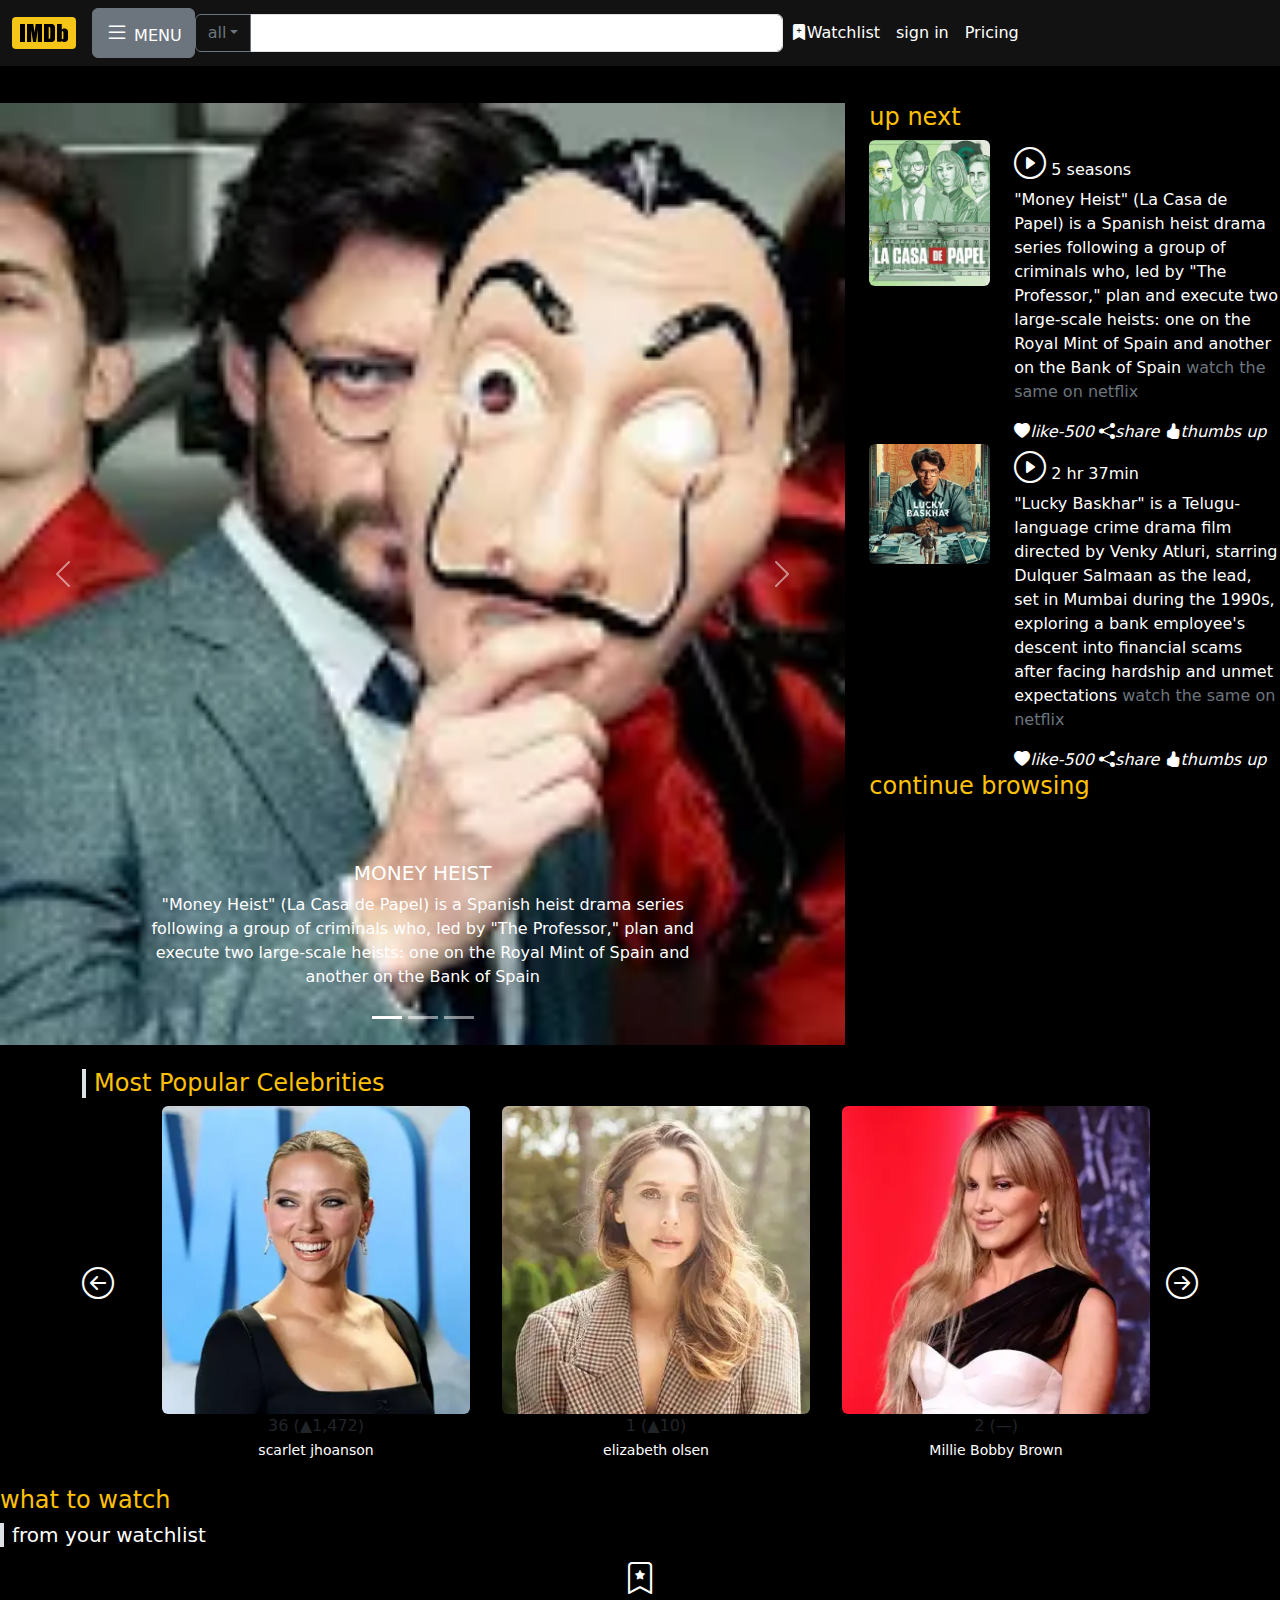
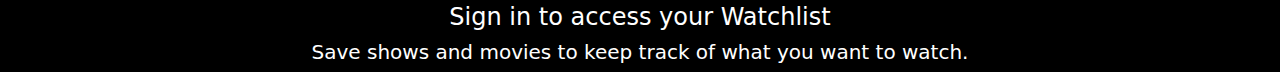
<file: index.html>
<!doctype html>
<html lang="en">
  <head>
    <meta charset="utf-8">
    <meta name="viewport" content="width=device-width, initial-scale=1">
    <title>Bootstrap demo</title>
    <link href="https://cdn.jsdelivr.net/npm/bootstrap@5.3.3/dist/css/bootstrap.min.css" rel="stylesheet" integrity="sha384-QWTKZyjpPEjISv5WaRU9OFeRpok6YctnYmDr5pNlyT2bRjXh0JMhjY6hW+ALEwIH" crossorigin="anonymous">
    <link rel="stylesheet" href="https://cdn.jsdelivr.net/npm/bootstrap-icons@1.11.3/font/bootstrap-icons.min.css">
    <link rel="stylesheet" href="./assets/css/style.css">
  </head>
  <body style="background-color: black;">
    
    <nav class="navbar navbar-expand-lg">
        <div class="container-fluid">
          <a class="navbar-brand" href="#"><svg id="home_img" class="ipc-logo" xmlns="http://www.w3.org/2000/svg" width="64" height="32" viewBox="0 0 64 32" version="1.1"><g fill="#F5C518"><rect x="0" y="0" width="100%" height="100%" rx="4"></rect></g><g transform="translate(8.000000, 7.000000)" fill="#000000" fill-rule="nonzero"><polygon points="0 18 5 18 5 0 0 0"></polygon><path d="M15.6725178,0 L14.5534833,8.40846934 L13.8582008,3.83502426 C13.65661,2.37009263 13.4632474,1.09175121 13.278113,0 L7,0 L7,18 L11.2416347,18 L11.2580911,6.11380679 L13.0436094,18 L16.0633571,18 L17.7583653,5.8517865 L17.7707076,18 L22,18 L22,0 L15.6725178,0 Z"></path><path d="M24,18 L24,0 L31.8045586,0 C33.5693522,0 35,1.41994415 35,3.17660424 L35,14.8233958 C35,16.5777858 33.5716617,18 31.8045586,18 L24,18 Z M29.8322479,3.2395236 C29.6339219,3.13233348 29.2545158,3.08072342 28.7026524,3.08072342 L28.7026524,14.8914865 C29.4312846,14.8914865 29.8796736,14.7604764 30.0478195,14.4865461 C30.2159654,14.2165858 30.3021941,13.486105 30.3021941,12.2871637 L30.3021941,5.3078959 C30.3021941,4.49404499 30.272014,3.97397442 30.2159654,3.74371416 C30.1599168,3.5134539 30.0348852,3.34671372 29.8322479,3.2395236 Z"></path><path d="M44.4299079,4.50685823 L44.749518,4.50685823 C46.5447098,4.50685823 48,5.91267586 48,7.64486762 L48,14.8619906 C48,16.5950653 46.5451816,18 44.749518,18 L44.4299079,18 C43.3314617,18 42.3602746,17.4736618 41.7718697,16.6682739 L41.4838962,17.7687785 L37,17.7687785 L37,0 L41.7843263,0 L41.7843263,5.78053556 C42.4024982,5.01015739 43.3551514,4.50685823 44.4299079,4.50685823 Z M43.4055679,13.2842155 L43.4055679,9.01907814 C43.4055679,8.31433946 43.3603268,7.85185468 43.2660746,7.63896485 C43.1718224,7.42607505 42.7955881,7.2893916 42.5316822,7.2893916 C42.267776,7.2893916 41.8607934,7.40047379 41.7816216,7.58767002 L41.7816216,9.01907814 L41.7816216,13.4207851 L41.7816216,14.8074788 C41.8721037,15.0130276 42.2602358,15.1274059 42.5316822,15.1274059 C42.8031285,15.1274059 43.1982131,15.0166981 43.281155,14.8074788 C43.3640968,14.5982595 43.4055679,14.0880581 43.4055679,13.2842155 Z"></path></g></svg></a>
          <button class="navbar-toggler" type="button" data-bs-toggle="collapse" data-bs-target="#navbarNav" aria-controls="navbarNav" aria-expanded="false" aria-label="Toggle navigation">
            <span class="navbar-toggler-icon"></span>
           
          </button>
          <div class="collapse navbar-collapse" id="navbarNav">
            <div class="dropdown">
                
                <a class="btn btn-secondary " href="#" role="button" data-bs-toggle="dropdown" aria-expanded="false">
                    <i class="bi bi-list fs-4"></i>
                    MENU
                </a>
            
                <ul class="dropdown-menu">
                  <li><a class="dropdown-item" href="#">Action</a></li>
                  <li><a class="dropdown-item" href="#">Another action</a></li>
                  <li><a class="dropdown-item" href="#">Something else here</a></li>
                </ul>
              </div>
              <div class="input-group w-50">
                <button class="btn btn-outline-secondary dropdown-toggle" type="button" data-bs-toggle="dropdown" aria-expanded="false">all</button>
                <ul class="dropdown-menu">
                  <li><a class="dropdown-item" href="#">Action</a></li>
                  <li><a class="dropdown-item" href="#">Another action</a></li>
                  <li><a class="dropdown-item" href="#">Something else here</a></li>
                  <li><hr class="dropdown-divider"></li>
                  <li><a class="dropdown-item" href="#">Separated link</a></li>
                </ul>
                <input type="text" class="form-control" aria-label="Text input with dropdown button">
              </div>
              <!-- search  -->
               <!-- nav  -->
            <ul class="navbar-nav">
              <li class="nav-item">
                <a class="nav-link " aria-current="page" href="#"><i class="bi bi-bookmark-plus-fill"></i>Watchlist</a>
              </li>
              <li class="nav-item">
                <a href="./REGISTER.HTML" class="nav-link" href="#">sign in</a>
              </li>
              <li class="nav-item">
                <a class="nav-link" href="#">Pricing</a>
              </li>
              
            </ul>
          </div>
        </div>
      </nav>
      <!-- start coding her  -->
      






<!-- end coding here  -->

<footer class="container-fluid bg-dark"></footer>
 <div class="row">
     <div class="col-12">
       <h4 class="text-center text-black"> copyright&copy;design from elm</h4>
     </div>
 </div>








    <script src="https://cdn.jsdelivr.net/npm/bootstrap@5.3.3/dist/js/bootstrap.bundle.min.js" integrity="sha384-YvpcrYf0tY3lHB60NNkmXc5s9fDVZLESaAA55NDzOxhy9GkcIdslK1eN7N6jIeHz" crossorigin="anonymous"></script>
  </body>
</html>
<div class="contaier">
  <div class="row">
    <div class="col-sm-12 col-md-8"><div id="carouselExampleCaptions" class="carousel slide">
      <div class="carousel-indicators">
        <button type="button" data-bs-target="#carouselExampleCaptions" data-bs-slide-to="0" class="active" aria-current="true" aria-label="Slide 1"></button>
        <button type="button" data-bs-target="#carouselExampleCaptions" data-bs-slide-to="1" aria-label="Slide 2"></button>
        <button type="button" data-bs-target="#carouselExampleCaptions" data-bs-slide-to="2" aria-label="Slide 3"></button>
      </div>
      <div class="carousel-inner">
        <div class="carousel-item active">
          <img src="./assets/images/heist.webp" class="d-block w-100" alt="moneyheist" >
          <div class="carousel-caption d-none d-md-block">
            <h5>MONEY HEIST</h5>
            <p>"Money Heist" (La Casa de Papel) is a Spanish heist drama series following a group of criminals who, led by "The Professor," plan and execute two large-scale heists: one on the Royal Mint of Spain and another on the Bank of Spain</p>
          </div>
        </div>
        <div class="carousel-item">
          <img src="./assets/images/luckybaskar.jpeg" class="d-block w-100 " alt="luckybaskar">
          <div class="carousel-caption d-none d-md-block">
            <h5>LUCKY NHASKAR</h5>
            <p>"Lucky Baskhar" is a Telugu-language crime drama film directed by Venky Atluri, starring Dulquer Salmaan as the lead, set in Mumbai during the 1990s, exploring a bank employee's descent into financial scams after facing hardship and unmet expectations</p>
          </div>
        </div>
      
      </div>
      <button class="carousel-control-prev" type="button" data-bs-target="#carouselExampleCaptions" data-bs-slide="prev">
        <span class="carousel-control-prev-icon" aria-hidden="true"></span>
        <span class="visually-hidden">Previous</span>
      </button>
      <button class="carousel-control-next" type="button" data-bs-target="#carouselExampleCaptions" data-bs-slide="next">
        <span class="carousel-control-next-icon" aria-hidden="true"></span>
        <span class="visually-hidden">Next</span>
      </button>
    

    </div>
  </div>
  <div class="col-sm-12 col-md-4">
    <h4 class="text-warning">up next</h4>
    <div class="row">
      <!-- row1 -->
      <div class="col-4">
        <img class="img-fluid rounded" src="./assets/images/heist.jpeg" alt="moneyheist">
      </div>
      
      <div class="col-8 text-white">
        <i class="bi bi-play-circle fs-2"></i>
        5 seasons
      
      <div>
         <p class="text-white">"Money Heist" (La Casa de Papel) is a Spanish heist drama series following a group of criminals who, led by "The Professor," plan and execute two large-scale heists: one on the Royal Mint of Spain and another on the Bank of Spain
         <span class="text-secondary">watch the same on netflix</span>
        </p>
         <i class="bi bi-heart-fill">like-500</i>
         <i class="bi bi-share-fill">share</i>
         <i class="bi bi-hand-thumbs-up-fill">thumbs up</i>
      </div>
    </div>
    <!-- row1end -->

    <!-- row2 -->
    <div class="col-4">
      <img class="img-fluid rounded" src="./assets/images/luckybaskar.jpeg" alt="moneyheist">
    </div>
    
    <div class="col-8 text-white">
      <i class="bi bi-play-circle fs-2"></i>
      2 hr 37min
    
    <div>
       <p class="text-white">"Lucky Baskhar" is a Telugu-language crime drama film directed by Venky Atluri, starring Dulquer Salmaan as the lead, set in Mumbai during the 1990s, exploring a bank employee's descent into financial scams after facing hardship and unmet expectations
       <span class="text-secondary">watch the same on netflix</span>
      </p>
       <i class="bi bi-heart-fill">like-500</i>
       <i class="bi bi-share-fill">share</i>
       <i class="bi bi-hand-thumbs-up-fill">thumbs up</i>
    </div>
  </div>
  <!-- row2end -->
  <h4 class="text-warning">continue browsing</h4>
    </div>
  </div>
  </div>
  
</div>
<div class="container py-4">
  <h4 class="text-warning  border-start border-4 ps-2 ">Most Popular Celebrities</h4>
  
  <div class="d-flex justify-content-between align-items-center">
    <i class="bi bi-arrow-left-circle fs-2 text-white"></i>
      <div class="d-flex slider" id="slider">
          <div class="text-center mx-3 celebrity">
          
          </div>
          <div class="text-center mx-3 celebrity">
              <img class="img-fluid rounded" src="[data-uri]" alt="scarlet jhoanson"><br class="text-white">36 (▲1,472)<br><small class="text-white">scarlet jhoanson</small>
          </div>
          <div class="text-center mx-3 celebrity">
              <img class="img-fluid rounded" src="[data-uri]" alt="elizabeth olsen"><br>1 (▲10)<br><small class="text-white">elizabeth olsen</small>
          </div>
          <div class="text-center mx-3 celebrity">
              <img class="img-fluid rounded" src="[data-uri]" alt="Millie Bobby Brown"><br>2 (—)<br><small class="text-white">Millie Bobby Brown</small>
          </div>
    
      </div>
      <i class="bi bi-arrow-right-circle fs-2 text-white"></i>
  </div>
</div>
<div>
  <h4 class="text-warning">what to watch</h4>
  <h5 class="text-white border-start border-4 ps-2">from your watchlist</h5>
  <div class="text-center"><i class="bi bi-bookmark-star text-white fs-2">
    
  </i>
<h4 class="text-white">Sign in to access your Watchlist
  </h4>
<h5 class="text-white">Save shows and movies to keep track of what you want to watch.</h5></div>
</div>
</file>
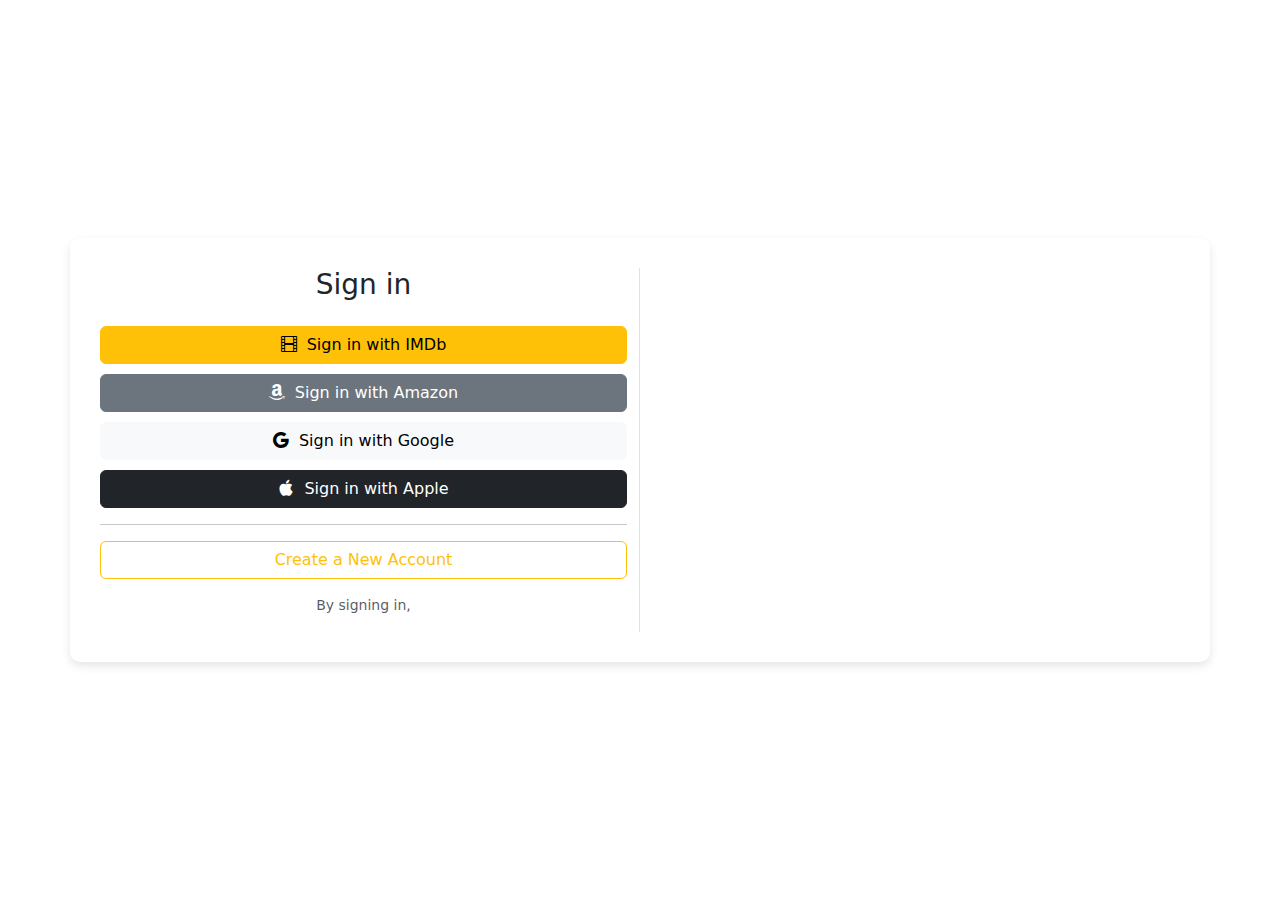
<file: REGISTER.HTML>
<!DOCTYPE html>
<html lang="en">
<head>
    <meta charset="UTF-8">
    <meta name="viewport" content="width=device-width, initial-scale=1.0">
    <title>IMDb Sign In</title>
    <link rel="stylesheet" href="https://cdn.jsdelivr.net/npm/bootstrap@5.3.0/dist/css/bootstrap.min.css">
    <link rel="stylesheet" href="https://cdn.jsdelivr.net/npm/bootstrap-icons/font/bootstrap-icons.css">
    <style>
        body {
            background: white;
            height: 100vh;
        }
        .container {
            background: white;
            padding: 30px;
            border-radius: 10px;
            box-shadow: 0 4px 10px rgba(0, 0, 0, 0.1);
        }
        .btn-custom {
            display: flex;
            align-items: center;
            justify-content: center;
            gap: 10px;
            width: 100%;
            margin-bottom: 10px;
        }
    </style>
</head>
<body>
    <div class="d-flex justify-content-center align-items-center h-100">
        <div class="container">
            <div class="row">
                <!-- Sign-in Section -->
                <div class="col-md-6 text-center border-end">
                    <h3 class="mb-4">Sign in</h3>
                    <button class="btn btn-warning btn-custom"><i class="bi bi-film"></i> Sign in with IMDb</button>
                    <button class="btn btn-secondary btn-custom"><i class="bi bi-amazon"></i> Sign in with Amazon</button>
                    <button class="btn btn-light btn-custom"><i class="bi bi-google"></i> Sign in with Google</button>
                    <button class="btn btn-dark btn-custom"><i class="bi bi-apple"></i> Sign in with Apple</button>
                    <hr>
                    <button class="btn btn-outline-warning w-100">Create a New Account</button>
                    <p class="mt-3 text-muted small">By signing in,
</file>
<file: assets/css/style.css>
nav {
    background-color: #121212;
    
}
nav .nav-link{
color: #fff;

}
</file>
